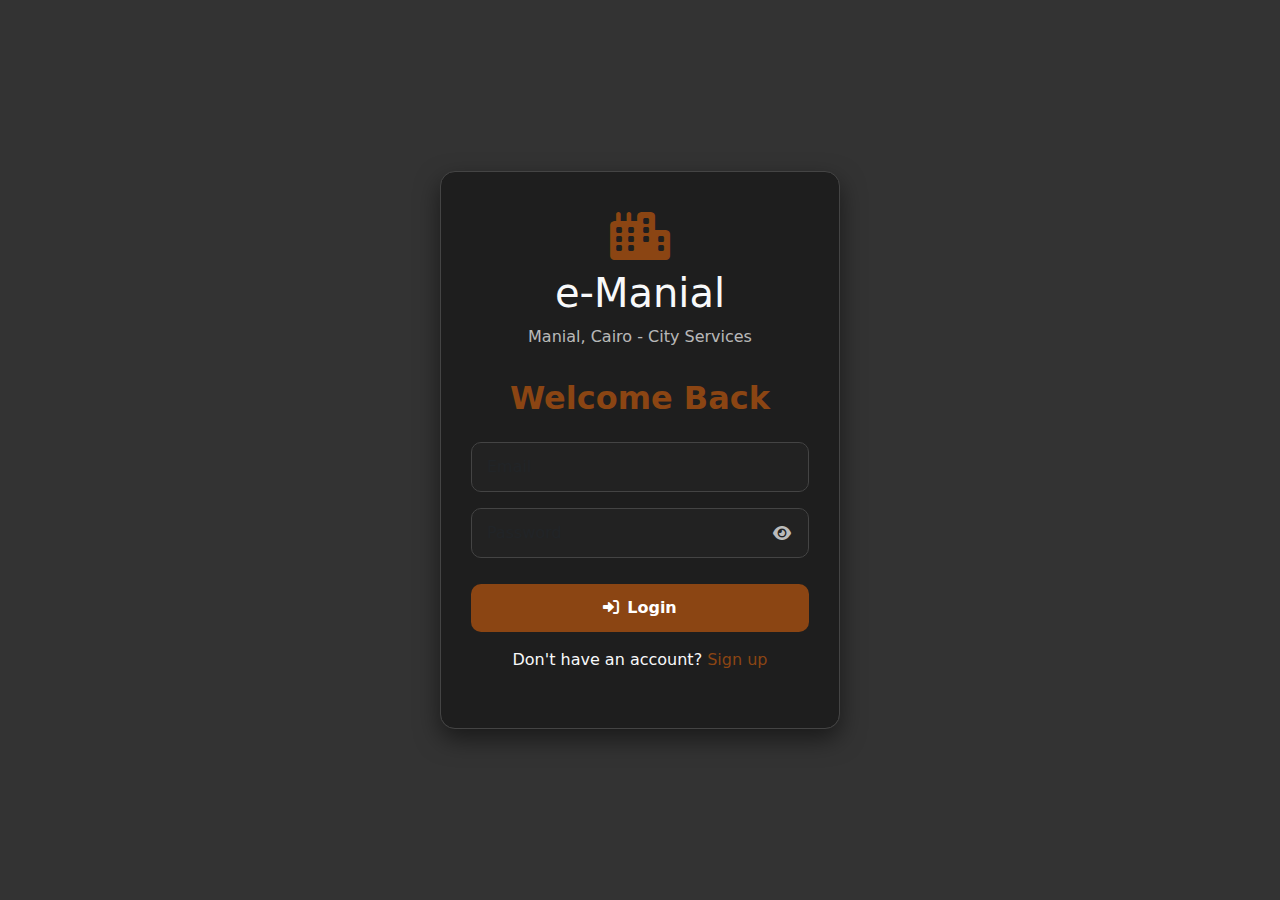
<file: login.html>
<!DOCTYPE html>
<html lang="en">

<head>
    <meta charset="UTF-8">
    <meta name="viewport" content="width=device-width, initial-scale=1.0">
    <title>e-Maniel - Login</title>
    <link href="https://cdn.jsdelivr.net/npm/bootstrap@5.3.0/dist/css/bootstrap.min.css" rel="stylesheet">
    <link rel="stylesheet" href="https://cdnjs.cloudflare.com/ajax/libs/font-awesome/6.0.0/css/all.min.css">
    <link rel="stylesheet" href="login.css">
</head>

<body>
    <div class="container-fluid d-flex justify-content-center align-items-center centered-wrapper">
        <div class="login-container">
            <div class="login-logo">
                <i class="fas fa-city fa-3x" style="color: var(--accent-color);"></i>
                <h1 class="mt-2">e-Manial</h1>
                <p class="text-muted">Manial, Cairo - City Services</p>
            </div>
            <h2 class="login-title">Welcome Back</h2>
            <div id="errorMessage" class="alert alert-danger error-message" role="alert"></div>
            <form id="loginForm" autocomplete="off">
                <div class="mb-3">
                    <input type="email" class="form-control" id="loginEmail" placeholder="Email" required
                        autocomplete="username">
                </div>
                <div class="mb-3 password-container">
                    <input type="password" class="form-control" id="loginPassword" placeholder="Password" required
                        autocomplete="current-password">
                    <i class="fas fa-eye password-toggle" id="loginPasswordToggle"></i>
                </div>
                <button type="submit" class="btn login-btn">
                    <i class="fas fa-sign-in-alt me-2"></i>Login
                </button>
            </form>
            <div class="login-links text-center mt-3">
                <p>Don't have an account? <a href="signup.html">Sign up</a></p>
            </div>
        </div>
    </div>
    <script src="login.js"> </script>
    <script src="https://cdn.jsdelivr.net/npm/bootstrap@5.3.0/dist/js/bootstrap.bundle.min.js"></script>
</body>

</html>
</file>
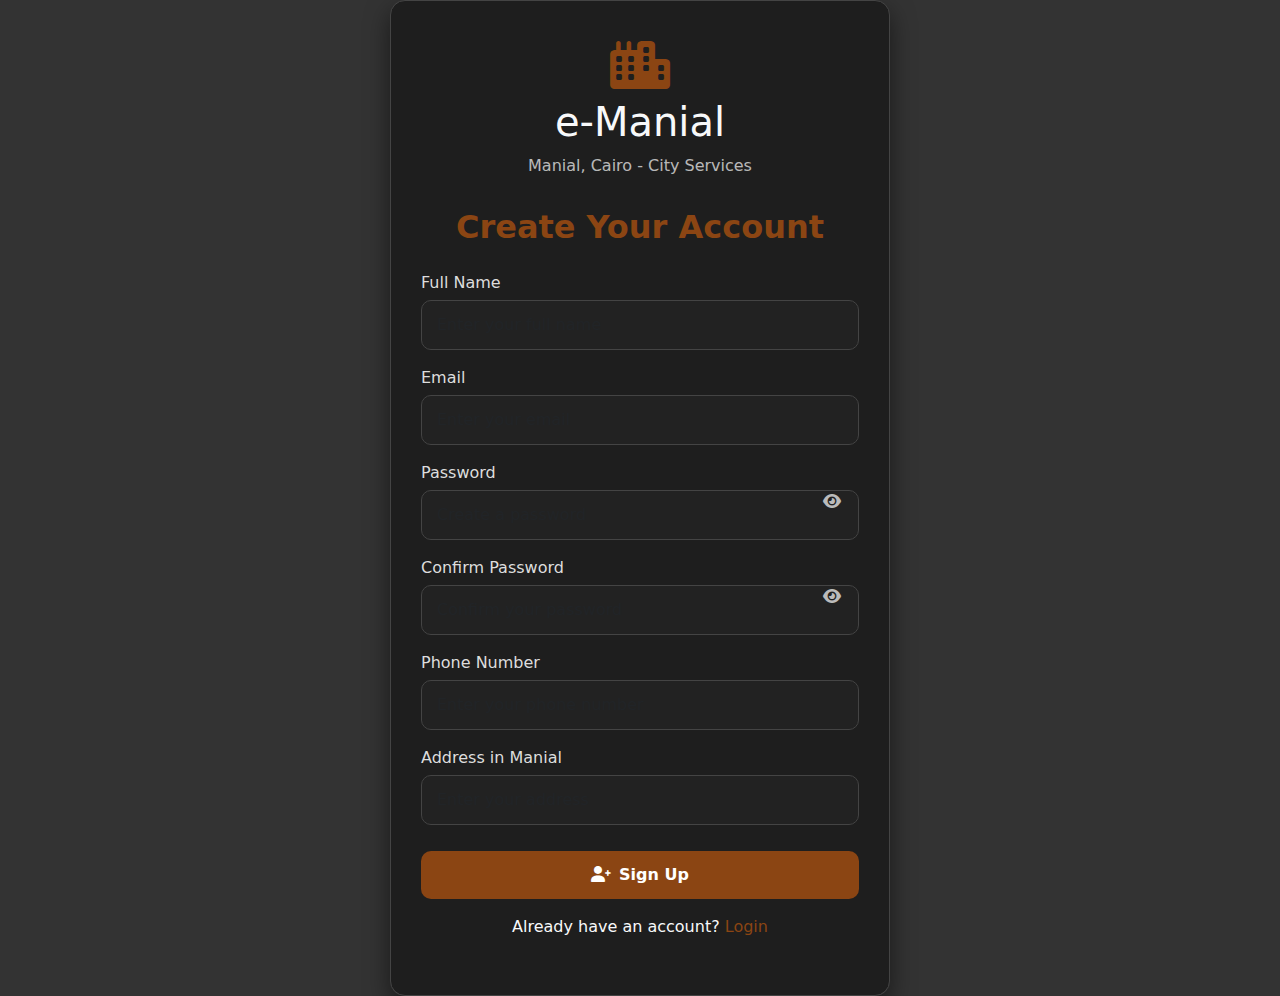
<file: signup.html>
<!DOCTYPE html>
<html lang="en">

<head>
    <meta charset="UTF-8">
    <meta name="viewport" content="width=device-width, initial-scale=1.0">
    <title>e-Maniel - Sign Up</title>
    <link href="https://cdn.jsdelivr.net/npm/bootstrap@5.3.0/dist/css/bootstrap.min.css" rel="stylesheet">
    <link rel="stylesheet" href="https://cdnjs.cloudflare.com/ajax/libs/font-awesome/6.0.0/css/all.min.css">
    <link rel="stylesheet" href="signup.css">
</head>

<body>
    <div class="container-fluid d-flex justify-content-center align-items-center centered-wrapper">
        <div class="signup-container">
            <div class="signup-logo">
                <i class="fas fa-city fa-3x" style="color: var(--accent-color);"></i>
                <h1 class="mt-2">e-Manial</h1>
                <p class="text-muted">Manial, Cairo - City Services</p>
            </div>
            <h2 class="signup-title">Create Your Account</h2>
            <div id="errorMessage" class="alert alert-danger error-message" role="alert"></div>
            <div id="successMessage" class="alert alert-success success-message" role="alert"></div>
            <form id="signupForm" autocomplete="off">
                <div class="mb-3">
                    <label for="fullName" class="form-label">Full Name</label>
                    <input type="text" class="form-control" id="fullName" placeholder="Enter your full name" required>
                </div>
                <div class="mb-3">
                    <label for="email" class="form-label">Email</label>
                    <input type="email" class="form-control" id="email" placeholder="Enter your email" required>
                </div>
                <div class="mb-3 password-container">
                    <label for="password" class="form-label">Password</label>
                    <input type="password" class="form-control" id="password" placeholder="Create a password" required>
                    <i class="fas fa-eye password-toggle" id="passwordToggle"></i>
                </div>
                <div class="mb-3 password-container">
                    <label for="confirmPassword" class="form-label">Confirm Password</label>
                    <input type="password" class="form-control" id="confirmPassword" placeholder="Confirm your password"
                        required>
                    <i class="fas fa-eye password-toggle" id="confirmPasswordToggle"></i>
                </div>
                <div class="mb-3">
                    <label for="phone" class="form-label">Phone Number</label>
                    <input type="tel" class="form-control" id="phone" placeholder="Enter your phone number">
                </div>
                <div class="mb-3">
                    <label for="address" class="form-label">Address in Manial</label>
                    <input type="text" class="form-control" id="address" placeholder="Enter your address">
                </div>
                <button type="submit" class="btn signup-btn">
                    <i class="fas fa-user-plus me-2"></i>Sign Up
                </button>
            </form>
            <div class="signup-links text-center mt-3">
                <p>Already have an account? <a href="login.html">Login</a></p>
            </div>
        </div>
    </div>
    <script src="signup.js"> </script>
    <script src="https://cdn.jsdelivr.net/npm/bootstrap@5.3.0/dist/js/bootstrap.bundle.min.js"></script>
</body>

</html>
</file>
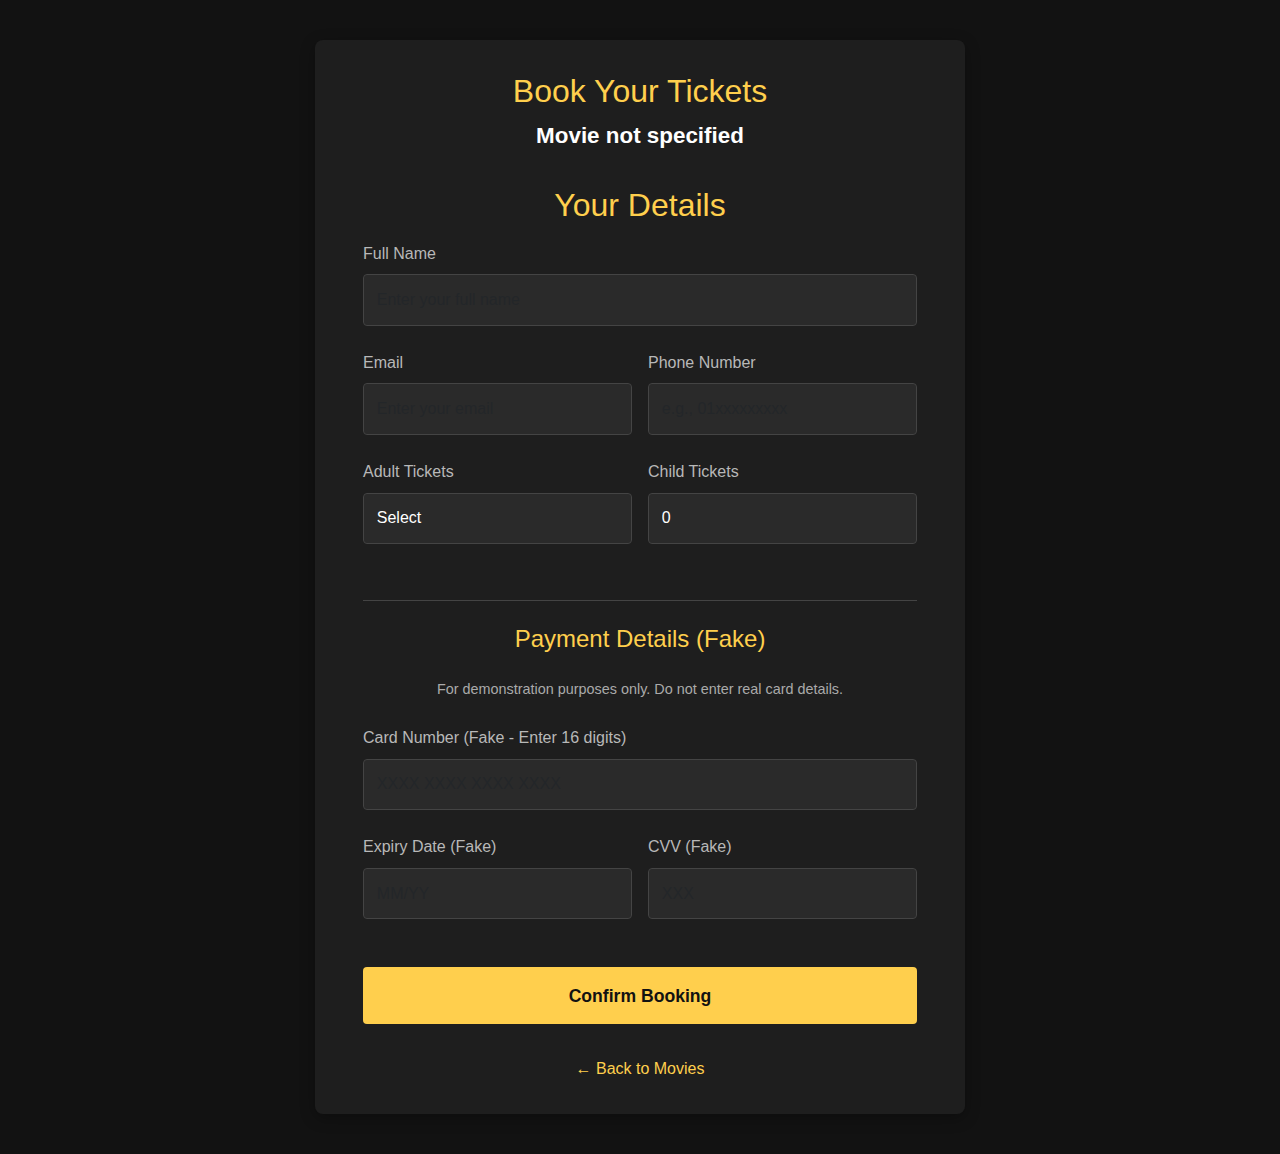
<file: Cinema/Booking.html>
<!DOCTYPE html>
<html lang="en">

<head>
    <meta charset="UTF-8" />
    <meta name="viewport" content="width=device-width, initial-scale=1" />
    <title>Book Tickets | e-Manial</title>
    <link href="https://cdn.jsdelivr.net/npm/bootstrap@5.3.0/dist/css/bootstrap.min.css" rel="stylesheet" />
    <link rel="stylesheet" href="https://cdnjs.cloudflare.com/ajax/libs/font-awesome/6.4.0/css/all.min.css" />
    <style>
        /* Your existing CSS here (unchanged) */
        body {
            font-family: 'Segoe UI', Tahoma, Geneva, Verdana, sans-serif;
            background-color: #121212;
            color: #f5f5f5;
            line-height: 1.6;
            padding: 20px;
        }

        .container {
            max-width: 650px;
            margin: 20px auto;
            background-color: #1e1e1e;
            padding: 2rem 3rem;
            border-radius: 8px;
            box-shadow: 0 4px 15px rgba(0, 0, 0, 0.3);
        }

        h1,
        h2 {
            color: #ffcf4d;
            text-align: center;
            margin-bottom: 1rem;
        }

        h1 {
            margin-bottom: 0.5rem;
            font-size: 2em;
        }

        .movie-title-display {
            font-size: 1.4em;
            font-weight: bold;
            text-align: center;
            margin-bottom: 2rem;
            color: white;
        }

        .booking-form .form-group {
            margin-bottom: 1.5rem;
        }

        .booking-form label {
            display: block;
            margin-bottom: 0.5rem;
            color: #b8b8b8;
            font-weight: 500;
        }

        .booking-form .form-control {
            width: 100%;
            padding: 0.8rem;
            background-color: #2a2a2a;
            border: 1px solid #444;
            border-radius: 4px;
            color: white;
            font-size: 1rem;
            box-sizing: border-box;
        }

        .booking-form .form-control:focus {
            border-color: #ffcf4d;
            outline: none;
            box-shadow: 0 0 0 2px rgba(255, 207, 77, 0.3);
        }

        .payment-section {
            border-top: 1px solid #444;
            margin-top: 2rem;
            padding-top: 1.5rem;
        }

        .payment-section h2 {
            font-size: 1.5em;
            margin-bottom: 1.5rem;
        }

        .form-row {
            display: flex;
            gap: 1rem;
        }

        .form-row .form-group {
            flex: 1;
        }

        input[type=number]::-webkit-inner-spin-button,
        input[type=number]::-webkit-outer-spin-button {
            -webkit-appearance: none;
            margin: 0;
        }

        .submit-booking {
            width: 100%;
            padding: 0.9rem;
            background-color: #ffcf4d;
            color: #121212;
            border: none;
            border-radius: 4px;
            cursor: pointer;
            font-weight: bold;
            font-size: 1.1rem;
            margin-top: 1.5rem;
            transition: all 0.3s ease;
        }

        .submit-booking:hover {
            background-color: #ffc123;
        }

        .message {
            display: none;
            padding: 1rem 1.5rem;
            margin-top: 1.5rem;
            border-radius: 5px;
            text-align: center;
            font-weight: 500;
        }

        .message.success {
            background-color: #28a745;
            color: white;
            border: 1px solid #1e7e34;
        }

        .message.error {
            background-color: #dc3545;
            color: white;
            border: 1px solid #b21f2d;
        }

        .back-link {
            display: block;
            text-align: center;
            margin-top: 2rem;
            color: #ffcf4d;
            text-decoration: none;
        }

        .back-link:hover {
            text-decoration: underline;
        }

        @media (max-width: 600px) {
            .container {
                padding: 1rem 0.5rem;
            }

            .form-row {
                flex-direction: column;
                gap: 0;
            }
        }
    </style>
</head>

<body>
    <div class="container">
        <h1>Book Your Tickets</h1>
        <div id="movieTitleDisplay" class="movie-title-display">Loading movie...</div>
        <form id="bookingForm" class="booking-form">
            <h2>Your Details</h2>
            <div class="form-group">
                <label for="customerName">Full Name</label>
                <input type="text" class="form-control" id="customerName" placeholder="Enter your full name" required />
            </div>
            <div class="form-row">
                <div class="form-group">
                    <label for="customerEmail">Email</label>
                    <input type="email" class="form-control" id="customerEmail" placeholder="Enter your email"
                        required />
                </div>
                <div class="form-group">
                    <label for="customerPhone">Phone Number</label>
                    <input type="tel" class="form-control" id="customerPhone" placeholder="e.g., 01xxxxxxxxx"
                        required />
                </div>
            </div>
            <div class="form-row">
                <div class="form-group">
                    <label for="ticketAdult">Adult Tickets</label>
                    <select class="form-control" id="ticketAdult" required>
                        <option value="">Select</option>
                        <option value="1">1</option>
                        <option value="2">2</option>
                        <option value="3">3</option>
                        <option value="4">4</option>
                    </select>
                </div>
                <div class="form-group">
                    <label for="ticketChild">Child Tickets</label>
                    <select class="form-control" id="ticketChild" required>
                        <option value="0">0</option>
                        <option value="1">1</option>
                        <option value="2">2</option>
                        <option value="3">3</option>
                        <option value="4">4</option>
                    </select>
                </div>
            </div>
            <div class="payment-section">
                <h2>Payment Details (Fake)</h2>
                <p style="font-size: 0.9em; color: #aaa; text-align: center; margin-bottom: 1.5rem;">
                    For demonstration purposes only. Do not enter real card details.
                </p>
                <div class="form-group">
                    <label for="visaNumber">Card Number (Fake - Enter 16 digits)</label>
                    <input type="text" inputmode="numeric" pattern="[0-9\s]{16,19}" maxlength="19" class="form-control"
                        id="visaNumber" placeholder="XXXX XXXX XXXX XXXX" required />
                </div>
                <div class="form-row">
                    <div class="form-group">
                        <label for="expiryDate">Expiry Date (Fake)</label>
                        <input type="text" class="form-control" id="expiryDate" placeholder="MM/YY" required />
                    </div>
                    <div class="form-group">
                        <label for="cvv">CVV (Fake)</label>
                        <input type="text" inputmode="numeric" pattern="[0-9]{3,4}" maxlength="4" class="form-control"
                            id="cvv" placeholder="XXX" required />
                    </div>
                </div>
            </div>
            <button type="submit" class="submit-booking" id="confirmBooking">Confirm Booking</button>
        </form>
        <div id="bookingMessage" class="message"></div>
        <a href="Cinema.html" class="back-link">← Back to Movies</a>
    </div>

    <script>
        // Get movie title from URL and display it
        function getQueryParam(param) {
            const urlParams = new URLSearchParams(window.location.search);
            return urlParams.get(param);
        }
        const movieTitle = getQueryParam("movie");
        const movieTitleDisplay = document.getElementById("movieTitleDisplay");
        if (movieTitle) {
            movieTitleDisplay.textContent = `Booking for: ${decodeURIComponent(
                movieTitle.replace(/\+/g, " ")
            )}`;
        } else {
            movieTitleDisplay.textContent = "Movie not specified";
        }

        const bookingForm = document.getElementById("bookingForm");
        const bookingMessage = document.getElementById("bookingMessage");
        const submitButton = document.getElementById("confirmBooking");

        bookingForm.addEventListener("submit", function (event) {
            event.preventDefault();
            submitButton.disabled = true;
            submitButton.textContent = "Processing...";

            let isValid = true;
            let errorMessage = "";

            // Get form values
            const name = document.getElementById("customerName").value.trim();
            const email = document.getElementById("customerEmail").value.trim();
            const phone = document.getElementById("customerPhone").value.trim();
            const adultTickets = document.getElementById("ticketAdult").value;
            const childTickets = document.getElementById("ticketChild").value;
            const visaNumber = document.getElementById("visaNumber").value.replace(/\s/g, "");
            const expiry = document.getElementById("expiryDate").value.trim();
            const cvv = document.getElementById("cvv").value.trim();

            // Validation
            if (
                !name ||
                !email ||
                !phone ||
                !adultTickets ||
                childTickets === "" ||
                !visaNumber ||
                !expiry ||
                !cvv
            ) {
                isValid = false;
                errorMessage = "Please fill in all required fields.";
            } else if (parseInt(adultTickets) <= 0 && parseInt(childTickets) <= 0) {
                isValid = false;
                errorMessage = "Please select at least one ticket.";
            } else if (!/^\d{16}$/.test(visaNumber)) {
                isValid = false;
                errorMessage = "Invalid Card Number format (must be 16 digits).";
            } else if (!/^(0[1-9]|1[0-2])\/\d{2}$/.test(expiry)) {
                isValid = false;
                errorMessage = "Invalid Expiry Date format (use MM/YY).";
            } else if (!/^\d{3,4}$/.test(cvv)) {
                isValid = false;
                errorMessage = "Invalid CVV format (must be 3 or 4 digits).";
            }

            setTimeout(() => {
                if (isValid) {
                    // Save booking to localStorage as JSON
                    const booking = {
                        movie: movieTitle ? decodeURIComponent(movieTitle.replace(/\+/g, " ")) : "Unknown",
                        name,
                        email,
                        phone,
                        adultTickets: parseInt(adultTickets),
                        childTickets: parseInt(childTickets),
                        time: new Date().toISOString(),
                    };
                    let bookings = JSON.parse(localStorage.getItem("e-manial-cinema-bookings")) || [];
                    bookings.push(booking);
                    localStorage.setItem("e-manial-cinema-bookings", JSON.stringify(bookings));

                    bookingMessage.textContent = `Booking Confirmed for ${booking.movie}! Name: ${name}. Tickets: ${adultTickets} Adult, ${childTickets} Child. (This is a simulation - no actual booking made).`;
                    bookingMessage.className = "message success";
                    bookingForm.style.display = "none";
                } else {
                    bookingMessage.textContent = `Booking Failed: ${errorMessage}`;
                    bookingMessage.className = "message error";
                }
                bookingMessage.style.display = "block";
                submitButton.disabled = false;
                submitButton.textContent = "Confirm Booking";
            }, 1200);
        });
    </script>
</body>

</html>
</file>
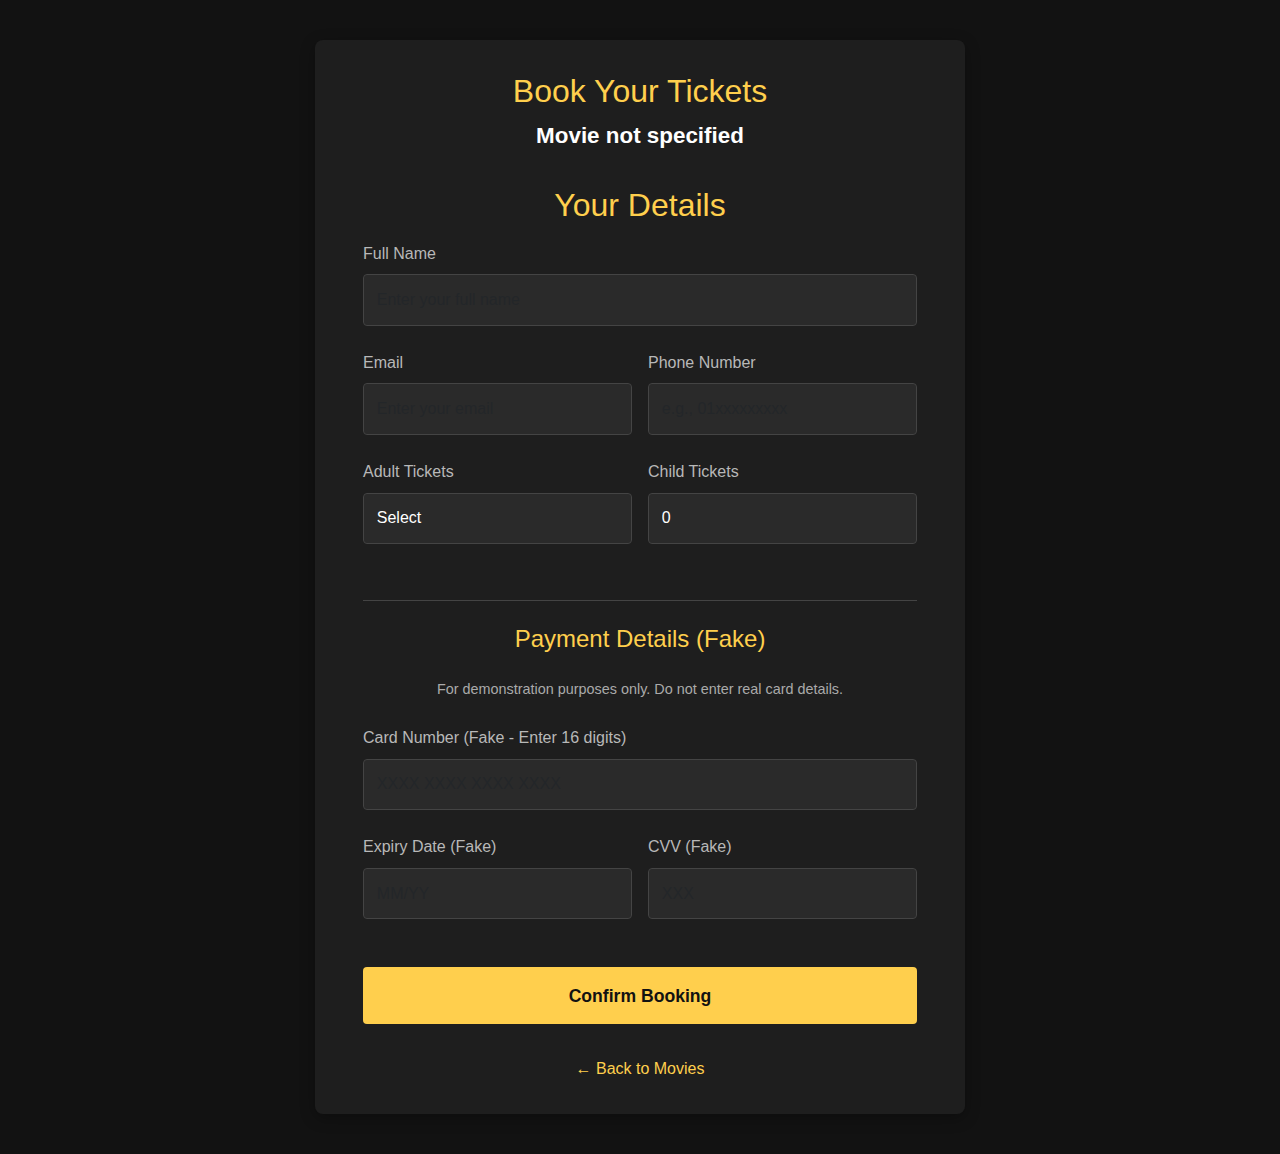
<file: Cinema/booking.html>
<!DOCTYPE html>
<html lang="en">

<head>
    <meta charset="UTF-8" />
    <meta name="viewport" content="width=device-width, initial-scale=1" />
    <title>Book Tickets | e-Manial</title>
    <link href="https://cdn.jsdelivr.net/npm/bootstrap@5.3.0/dist/css/bootstrap.min.css" rel="stylesheet" />
    <link rel="stylesheet" href="https://cdnjs.cloudflare.com/ajax/libs/font-awesome/6.4.0/css/all.min.css" />
    <style>
        /* Your existing CSS here (unchanged) */
        body {
            font-family: 'Segoe UI', Tahoma, Geneva, Verdana, sans-serif;
            background-color: #121212;
            color: #f5f5f5;
            line-height: 1.6;
            padding: 20px;
        }

        .container {
            max-width: 650px;
            margin: 20px auto;
            background-color: #1e1e1e;
            padding: 2rem 3rem;
            border-radius: 8px;
            box-shadow: 0 4px 15px rgba(0, 0, 0, 0.3);
        }

        h1,
        h2 {
            color: #ffcf4d;
            text-align: center;
            margin-bottom: 1rem;
        }

        h1 {
            margin-bottom: 0.5rem;
            font-size: 2em;
        }

        .movie-title-display {
            font-size: 1.4em;
            font-weight: bold;
            text-align: center;
            margin-bottom: 2rem;
            color: white;
        }

        .booking-form .form-group {
            margin-bottom: 1.5rem;
        }

        .booking-form label {
            display: block;
            margin-bottom: 0.5rem;
            color: #b8b8b8;
            font-weight: 500;
        }

        .booking-form .form-control {
            width: 100%;
            padding: 0.8rem;
            background-color: #2a2a2a;
            border: 1px solid #444;
            border-radius: 4px;
            color: white;
            font-size: 1rem;
            box-sizing: border-box;
        }

        .booking-form .form-control:focus {
            border-color: #ffcf4d;
            outline: none;
            box-shadow: 0 0 0 2px rgba(255, 207, 77, 0.3);
        }

        .payment-section {
            border-top: 1px solid #444;
            margin-top: 2rem;
            padding-top: 1.5rem;
        }

        .payment-section h2 {
            font-size: 1.5em;
            margin-bottom: 1.5rem;
        }

        .form-row {
            display: flex;
            gap: 1rem;
        }

        .form-row .form-group {
            flex: 1;
        }

        input[type=number]::-webkit-inner-spin-button,
        input[type=number]::-webkit-outer-spin-button {
            -webkit-appearance: none;
            margin: 0;
        }

        .submit-booking {
            width: 100%;
            padding: 0.9rem;
            background-color: #ffcf4d;
            color: #121212;
            border: none;
            border-radius: 4px;
            cursor: pointer;
            font-weight: bold;
            font-size: 1.1rem;
            margin-top: 1.5rem;
            transition: all 0.3s ease;
        }

        .submit-booking:hover {
            background-color: #ffc123;
        }

        .message {
            display: none;
            padding: 1rem 1.5rem;
            margin-top: 1.5rem;
            border-radius: 5px;
            text-align: center;
            font-weight: 500;
        }

        .message.success {
            background-color: #28a745;
            color: white;
            border: 1px solid #1e7e34;
        }

        .message.error {
            background-color: #dc3545;
            color: white;
            border: 1px solid #b21f2d;
        }

        .back-link {
            display: block;
            text-align: center;
            margin-top: 2rem;
            color: #ffcf4d;
            text-decoration: none;
        }

        .back-link:hover {
            text-decoration: underline;
        }

        @media (max-width: 600px) {
            .container {
                padding: 1rem 0.5rem;
            }

            .form-row {
                flex-direction: column;
                gap: 0;
            }
        }
    </style>
</head>

<body>
    <div class="container">
        <h1>Book Your Tickets</h1>
        <div id="movieTitleDisplay" class="movie-title-display">Loading movie...</div>
        <form id="bookingForm" class="booking-form">
            <h2>Your Details</h2>
            <div class="form-group">
                <label for="customerName">Full Name</label>
                <input type="text" class="form-control" id="customerName" placeholder="Enter your full name" required />
            </div>
            <div class="form-row">
                <div class="form-group">
                    <label for="customerEmail">Email</label>
                    <input type="email" class="form-control" id="customerEmail" placeholder="Enter your email"
                        required />
                </div>
                <div class="form-group">
                    <label for="customerPhone">Phone Number</label>
                    <input type="tel" class="form-control" id="customerPhone" placeholder="e.g., 01xxxxxxxxx"
                        required />
                </div>
            </div>
            <div class="form-row">
                <div class="form-group">
                    <label for="ticketAdult">Adult Tickets</label>
                    <select class="form-control" id="ticketAdult" required>
                        <option value="">Select</option>
                        <option value="1">1</option>
                        <option value="2">2</option>
                        <option value="3">3</option>
                        <option value="4">4</option>
                    </select>
                </div>
                <div class="form-group">
                    <label for="ticketChild">Child Tickets</label>
                    <select class="form-control" id="ticketChild" required>
                        <option value="0">0</option>
                        <option value="1">1</option>
                        <option value="2">2</option>
                        <option value="3">3</option>
                        <option value="4">4</option>
                    </select>
                </div>
            </div>
            <div class="payment-section">
                <h2>Payment Details (Fake)</h2>
                <p style="font-size: 0.9em; color: #aaa; text-align: center; margin-bottom: 1.5rem;">
                    For demonstration purposes only. Do not enter real card details.
                </p>
                <div class="form-group">
                    <label for="visaNumber">Card Number (Fake - Enter 16 digits)</label>
                    <input type="text" inputmode="numeric" pattern="[0-9\s]{16,19}" maxlength="19" class="form-control"
                        id="visaNumber" placeholder="XXXX XXXX XXXX XXXX" required />
                </div>
                <div class="form-row">
                    <div class="form-group">
                        <label for="expiryDate">Expiry Date (Fake)</label>
                        <input type="text" class="form-control" id="expiryDate" placeholder="MM/YY" required />
                    </div>
                    <div class="form-group">
                        <label for="cvv">CVV (Fake)</label>
                        <input type="text" inputmode="numeric" pattern="[0-9]{3,4}" maxlength="4" class="form-control"
                            id="cvv" placeholder="XXX" required />
                    </div>
                </div>
            </div>
            <button type="submit" class="submit-booking" id="confirmBooking">Confirm Booking</button>
        </form>
        <div id="bookingMessage" class="message"></div>
        <a href="Cinema.html" class="back-link">← Back to Movies</a>
    </div>

    <script>
        // Get movie title from URL and display it
        function getQueryParam(param) {
            const urlParams = new URLSearchParams(window.location.search);
            return urlParams.get(param);
        }
        const movieTitle = getQueryParam("movie");
        const movieTitleDisplay = document.getElementById("movieTitleDisplay");
        if (movieTitle) {
            movieTitleDisplay.textContent = `Booking for: ${decodeURIComponent(
                movieTitle.replace(/\+/g, " ")
            )}`;
        } else {
            movieTitleDisplay.textContent = "Movie not specified";
        }

        const bookingForm = document.getElementById("bookingForm");
        const bookingMessage = document.getElementById("bookingMessage");
        const submitButton = document.getElementById("confirmBooking");

        bookingForm.addEventListener("submit", function (event) {
            event.preventDefault();
            submitButton.disabled = true;
            submitButton.textContent = "Processing...";

            let isValid = true;
            let errorMessage = "";

            // Get form values
            const name = document.getElementById("customerName").value.trim();
            const email = document.getElementById("customerEmail").value.trim();
            const phone = document.getElementById("customerPhone").value.trim();
            const adultTickets = document.getElementById("ticketAdult").value;
            const childTickets = document.getElementById("ticketChild").value;
            const visaNumber = document.getElementById("visaNumber").value.replace(/\s/g, "");
            const expiry = document.getElementById("expiryDate").value.trim();
            const cvv = document.getElementById("cvv").value.trim();

            // Validation
            if (
                !name ||
                !email ||
                !phone ||
                !adultTickets ||
                childTickets === "" ||
                !visaNumber ||
                !expiry ||
                !cvv
            ) {
                isValid = false;
                errorMessage = "Please fill in all required fields.";
            } else if (parseInt(adultTickets) <= 0 && parseInt(childTickets) <= 0) {
                isValid = false;
                errorMessage = "Please select at least one ticket.";
            } else if (!/^\d{16}$/.test(visaNumber)) {
                isValid = false;
                errorMessage = "Invalid Card Number format (must be 16 digits).";
            } else if (!/^(0[1-9]|1[0-2])\/\d{2}$/.test(expiry)) {
                isValid = false;
                errorMessage = "Invalid Expiry Date format (use MM/YY).";
            } else if (!/^\d{3,4}$/.test(cvv)) {
                isValid = false;
                errorMessage = "Invalid CVV format (must be 3 or 4 digits).";
            }

            setTimeout(() => {
                if (isValid) {
                    // Save booking to localStorage as JSON
                    const booking = {
                        movie: movieTitle ? decodeURIComponent(movieTitle.replace(/\+/g, " ")) : "Unknown",
                        name,
                        email,
                        phone,
                        adultTickets: parseInt(adultTickets),
                        childTickets: parseInt(childTickets),
                        time: new Date().toISOString(),
                    };
                    let bookings = JSON.parse(localStorage.getItem("e-manial-cinema-bookings")) || [];
                    bookings.push(booking);
                    localStorage.setItem("e-manial-cinema-bookings", JSON.stringify(bookings));

                    bookingMessage.textContent = `Booking Confirmed for ${booking.movie}! Name: ${name}. Tickets: ${adultTickets} Adult, ${childTickets} Child. (This is a simulation - no actual booking made).`;
                    bookingMessage.className = "message success";
                    bookingForm.style.display = "none";
                } else {
                    bookingMessage.textContent = `Booking Failed: ${errorMessage}`;
                    bookingMessage.className = "message error";
                }
                bookingMessage.style.display = "block";
                submitButton.disabled = false;
                submitButton.textContent = "Confirm Booking";
            }, 1200);
        });
    </script>
</body>

</html>
</file>
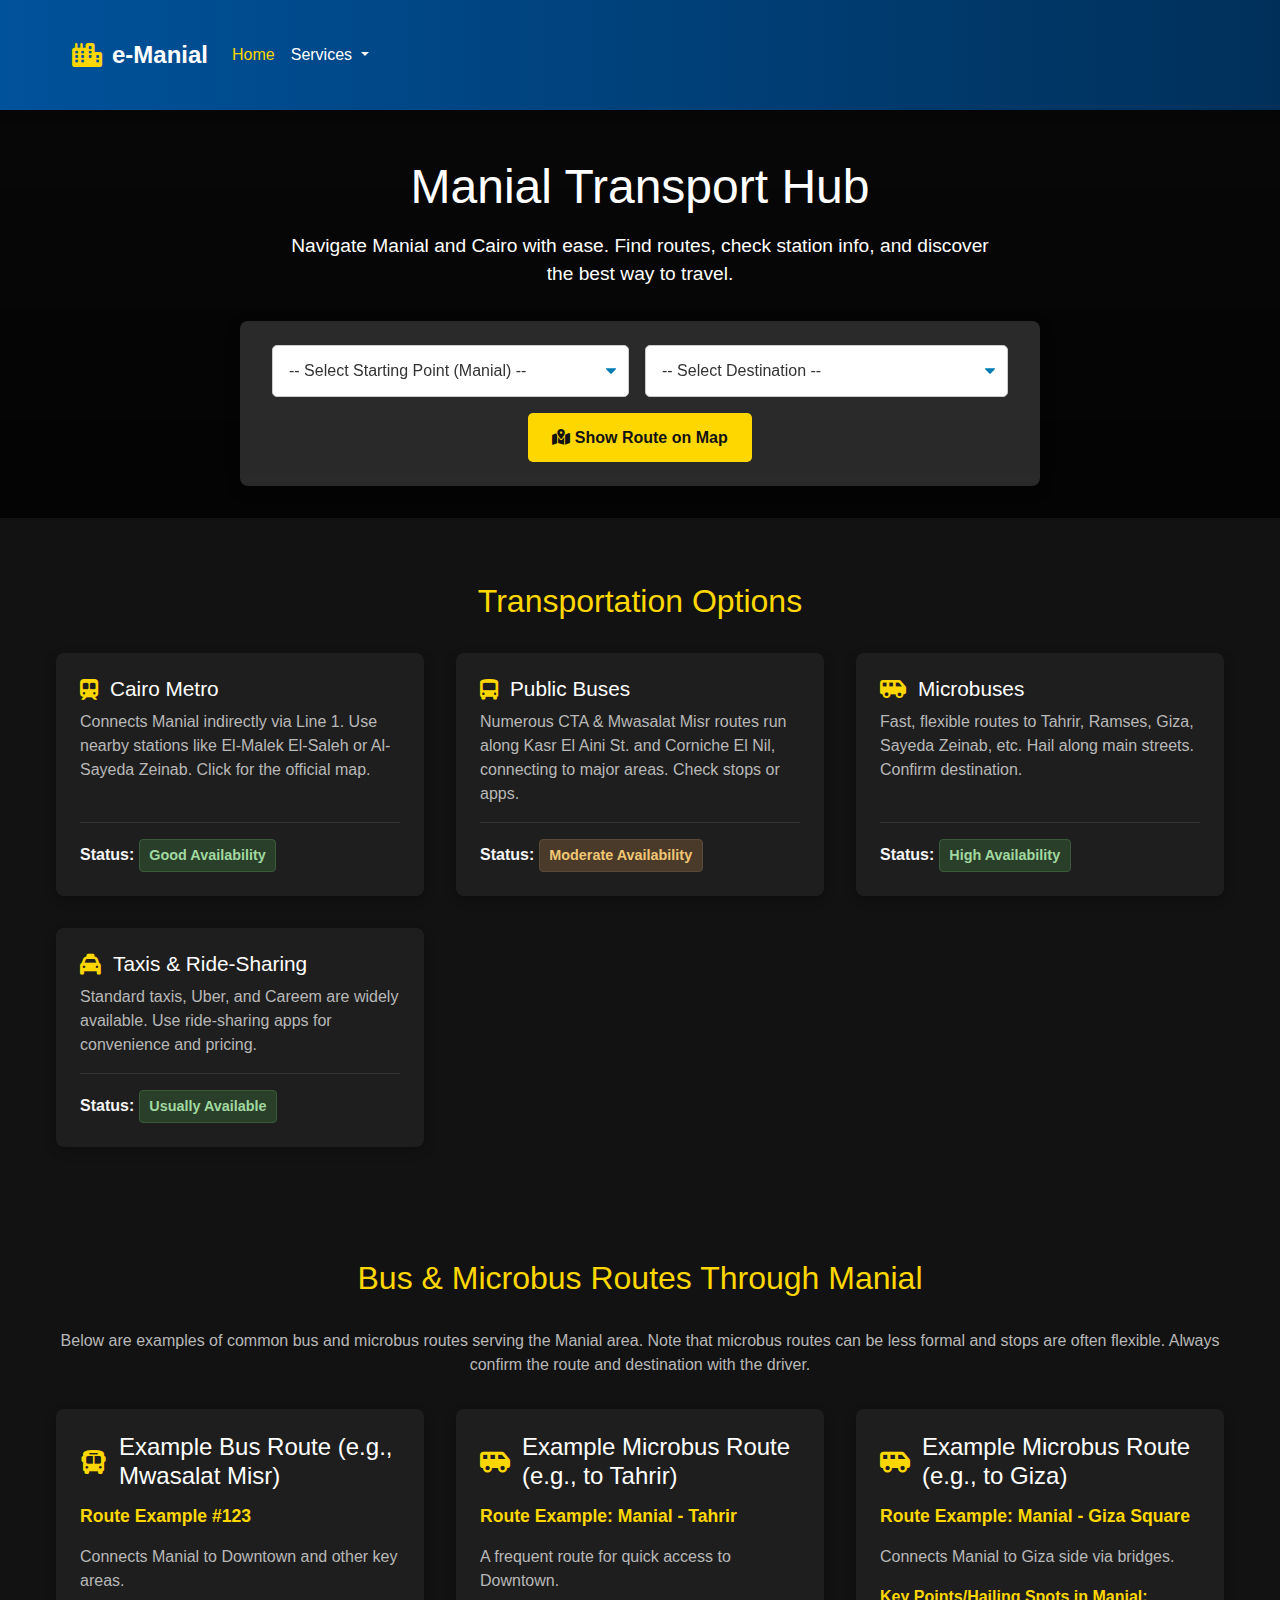
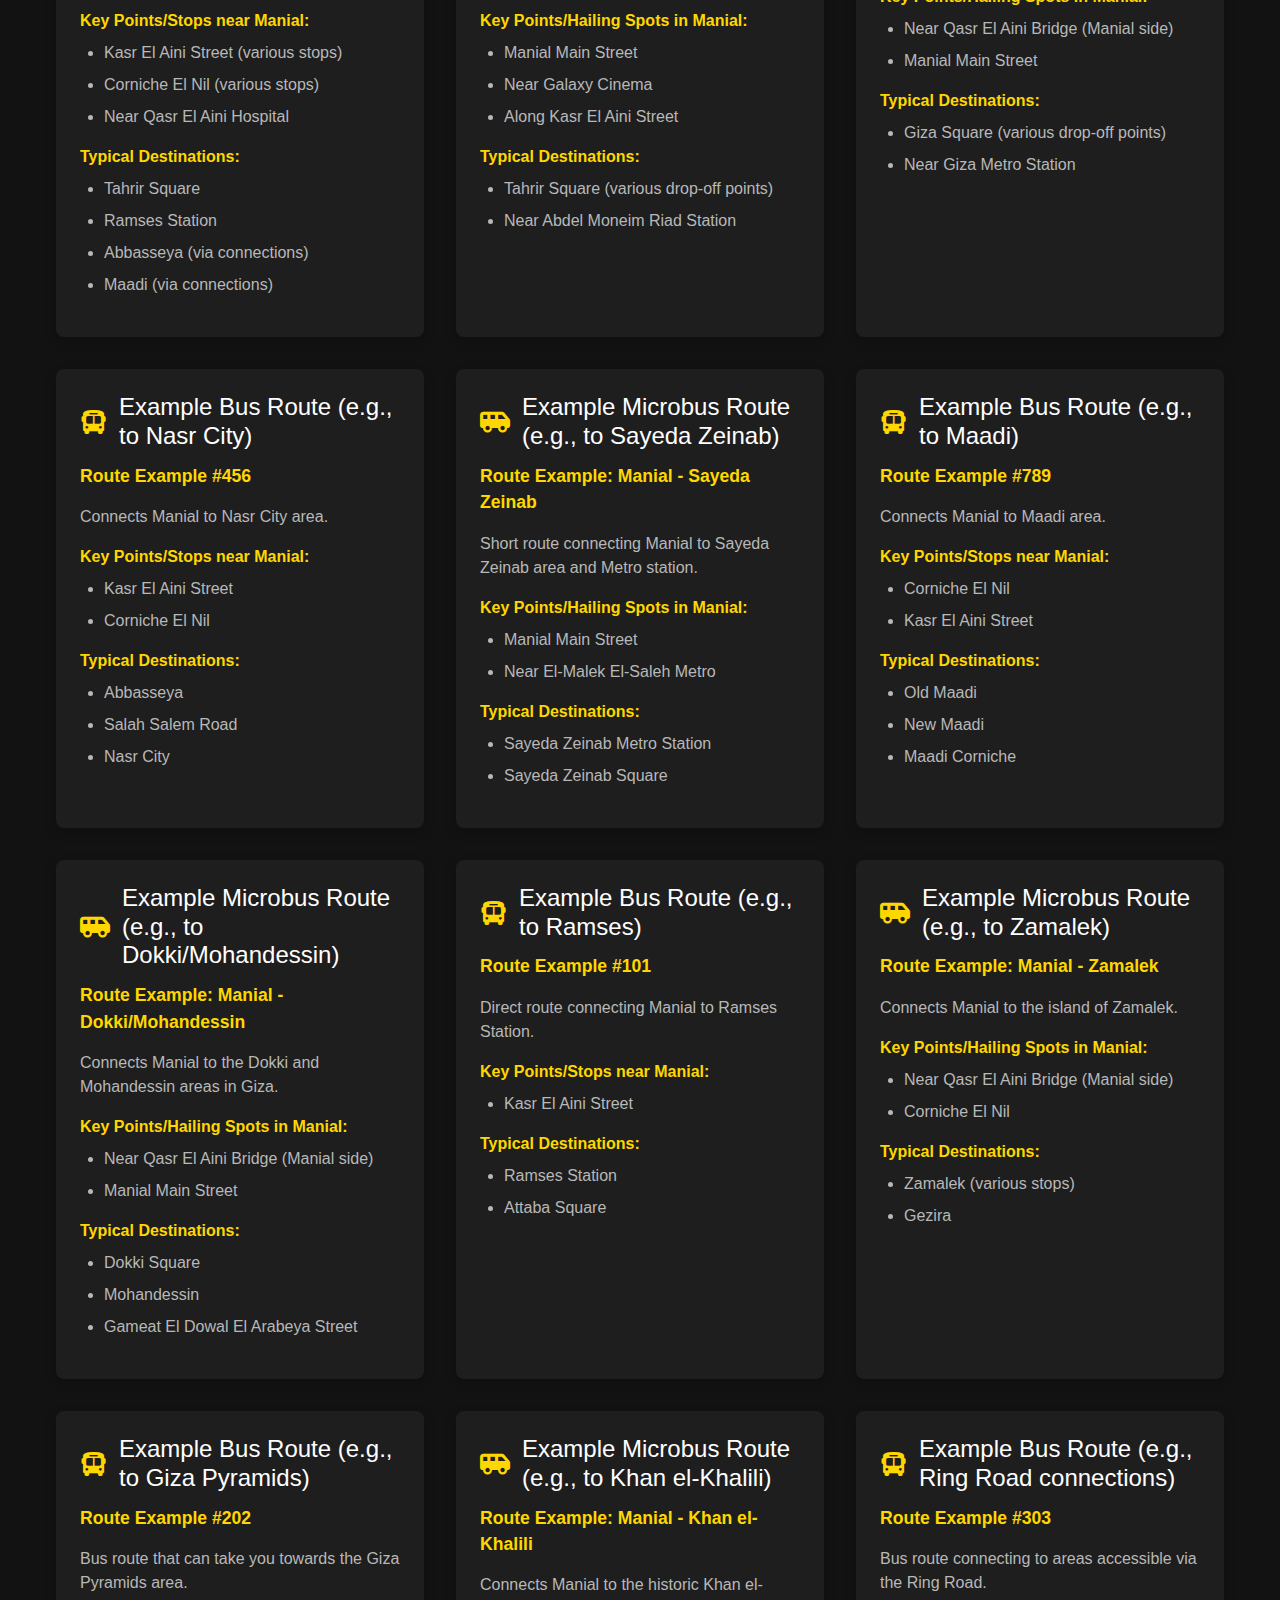
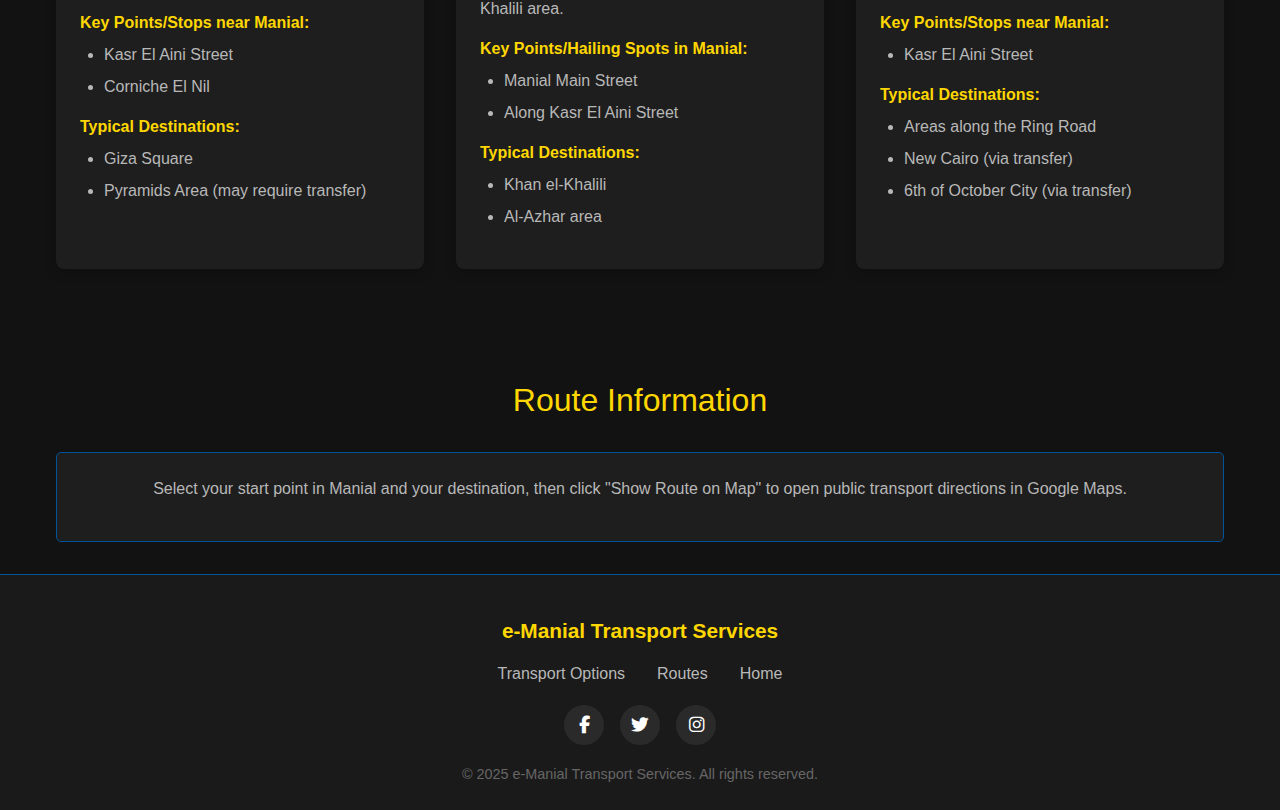
<file: Transport/Transport.html>
<!DOCTYPE html>
<html lang="en">

<head>
  <meta charset="UTF-8" />
  <meta name="viewport" content="width=device-width, initial-scale=1" />
  <title>Manial Transport Hub | e-Manial</title>
  <link href="https://cdn.jsdelivr.net/npm/bootstrap@5.3.0/dist/css/bootstrap.min.css" rel="stylesheet" />
  <link rel="stylesheet" href="https://cdnjs.cloudflare.com/ajax/libs/font-awesome/6.4.0/css/all.min.css" />
  <link rel="stylesheet" href="Transport.css">
</head>

<body>
  <nav class="navbar navbar-expand-lg navbar-dark ">
    <div class="container">
      <a class="navbar-brand" href="../index.html">
        <i class="fas fa-city"></i> e-Manial
      </a>
      <button class="navbar-toggler" type="button" data-bs-toggle="collapse" data-bs-target="#navbarNav"
        aria-controls="navbarNav" aria-expanded="false" aria-label="Toggle navigation">
        <span class="navbar-toggler-icon"></span>
      </button>
      <div class="collapse navbar-collapse" id="navbarNav">
        <ul class="navbar-nav me-auto mb-2 mb-lg-0">
          <li class="nav-item"><a class="nav-link active" href="#">Home</a></li>
          <li class="nav-item dropdown">
            <a class="nav-link dropdown-toggle" href="#" id="servicesDropdown" role="button" data-bs-toggle="dropdown"
              aria-expanded="false">
              Services
            </a>
            <ul class="dropdown-menu" aria-labelledby="servicesDropdown">
              <li><a class="dropdown-item" href="../Restaurants/Restaurants.html" target="_blank"><i
                    class="fas fa-utensils"></i> Restaurants</a></li>
              <li><a class="dropdown-item" href="../Health/Health.html" target="_blank"><i
                     class="fas fa-hospital"></i>
                  Health</a></li>
              <li><a class="dropdown-item" href="../Entertainment/Entertainment.html" target="_blank"><i
                    class="fas fa-masks-theater"></i> Entertainment</a></li>
              <li><a class="dropdown-item" href="../Cinema/Cinema.html" target="_blank"><i
                    class="fas fa-film"></i> Cinema</a></li>
              <li><a class="dropdown-item" href="../Bills/Bills.html" target="_blank"><i
                    class="fas fa-file-invoice-dollar"></i> Bills</a></li>
            </ul>
          </li>
        </ul>
      </div>
    </div>
  </nav>

  <main>
    <section class="hero" id="hero">
      <h1>Manial Transport Hub</h1>
      <p>Navigate Manial and Cairo with ease. Find routes, check station info, and discover the best way to travel.</p>

      <form class="route-search-form" id="route-search">
        <select id="from-select" required>
          <option value="" disabled selected>-- Select Starting Point (Manial) --</option>
          <option value="Manial Corniche, Cairo">Manial Corniche</option>
          <option value="Manial Main Street, Cairo">Manial Main Street</option>
          <option value="Near Qasr El Aini Bridge (Manial Side), Cairo">Near Qasr El Aini Bridge (Manial)</option>
          <option value="Near Galaxy Cinema Manial, Cairo">Near Galaxy Cinema Manial</option>
          <option value="Near El-Malek El-Saleh Metro, Cairo">Near El-Malek El-Saleh Metro</option>
        </select>

        <select id="to-select" required>
          <option value="" disabled selected>-- Select Destination --</option>
          <option value="Tahrir Square, Cairo">Tahrir Square (Downtown)</option>
          <option value="Ramses Station, Cairo">Ramses Station (Train/Metro Hub)</option>
          <option value="Zamalek, Cairo">Zamalek</option>
          <option value="Maadi, Cairo">Maadi</option>
          <option value="Nasr City, Cairo">Nasr City</option>
          <option value="Heliopolis, Cairo">Heliopolis</option>
          <option value="Cairo International Airport">Cairo International Airport</option>
          <option value="Giza Pyramids">Giza Pyramids</option>
          <option value="Khan el-Khalili, Cairo">Khan el-Khalili</option>
          <option value="Dokki, Giza">Dokki</option>
          <option value="Mohandessin, Giza">Mohandessin</option>
          <option value="New Cairo">New Cairo</option>
          <option value="6th of October City">6th of October City</option>
        </select>

        <button type="submit" id="find-route-btn"><i class="fas fa-map-marked-alt"></i> Show Route on Map</button>
      </form>
    </section>

    <section id="transport-options" class="container">
      <h2 class="section-title">Transportation Options</h2>
      <div class="transport-grid">
        <a href="https://www.cairometro.gov.eg/en/Maps" target="_blank" rel="noopener noreferrer" class="transport-card-link">
          <div class="transport-card">
            <h3><i class="fas fa-subway"></i> Cairo Metro</h3>
            <p>Connects Manial indirectly via Line 1. Use nearby stations like El-Malek El-Saleh or Al-Sayeda Zeinab. Click for the official map.</p>
            <div class="availability-status">
              Status: <span class="status status-high" id="metro-status">Good Availability</span>
            </div>
          </div>
        </a>
        
        <a href="#routes-in-manial" class="transport-card-link">
          <div class="transport-card">
            <h3><i class="fas fa-bus-alt"></i> Public Buses</h3>
            <p>Numerous CTA & Mwasalat Misr routes run along Kasr El Aini St. and Corniche El Nil, connecting to major areas. Check stops or apps.</p>
            <div class="availability-status">
              Status: <span class="status status-medium" id="bus-status">Moderate Availability</span>
            </div>
          </div>
        </a>
        
        <a href="#routes-in-manial" class="transport-card-link">
          <div class="transport-card">
            <h3><i class="fas fa-shuttle-van"></i> Microbuses</h3>
            <p>Fast, flexible routes to Tahrir, Ramses, Giza, Sayeda Zeinab, etc. Hail along main streets. Confirm destination.</p>
            <div class="availability-status">
              Status: <span class="status status-high" id="microbus-status">High Availability</span>
            </div>
          </div>
        </a>
        
        <div class="transport-card">
          <h3><i class="fas fa-taxi"></i> Taxis & Ride-Sharing</h3>
          <p>Standard taxis, Uber, and Careem are widely available. Use ride-sharing apps for convenience and pricing.</p>
          <div class="availability-status">
            Status: <span class="status status-high" id="taxi-status">Usually Available</span>
          </div>
        </div>
      </div>
    </section>

    <section id="routes-in-manial" class="routes-section container">
      <h2 class="section-title">Bus & Microbus Routes Through Manial</h2>
      <p style="text-align: center; margin-bottom: 2rem; color: #b8b8b8;">
        Below are examples of common bus and microbus routes serving the Manial area.
        Note that microbus routes can be less formal and stops are often flexible.
        Always confirm the route and destination with the driver.
      </p>

      <div class="route-list">
        <div class="route-card">
          <h3><i class="fas fa-bus"></i> Example Bus Route (e.g., Mwasalat Misr)</h3>
          <span class="route-number">Route Example #123</span>
          <p>Connects Manial to Downtown and other key areas.</p>
          <strong>Key Points/Stops near Manial:</strong>
          <ul>
            <li>Kasr El Aini Street (various stops)</li>
            <li>Corniche El Nil (various stops)</li>
            <li>Near Qasr El Aini Hospital</li>
          </ul>
          <strong>Typical Destinations:</strong>
          <ul>
            <li>Tahrir Square</li>
            <li>Ramses Station</li>
            <li>Abbasseya (via connections)</li>
            <li>Maadi (via connections)</li>
          </ul>
        </div>

        <div class="route-card">
          <h3><i class="fas fa-shuttle-van"></i> Example Microbus Route (e.g., to Tahrir)</h3>
          <span class="route-number">Route Example: Manial - Tahrir</span>
          <p>A frequent route for quick access to Downtown.</p>
          <strong>Key Points/Hailing Spots in Manial:</strong>
          <ul>
            <li>Manial Main Street</li>
            <li>Near Galaxy Cinema</li>
            <li>Along Kasr El Aini Street</li>
          </ul>
          <strong>Typical Destinations:</strong>
          <ul>
            <li>Tahrir Square (various drop-off points)</li>
            <li>Near Abdel Moneim Riad Station</li>
          </ul>
        </div>

        <div class="route-card">
          <h3><i class="fas fa-shuttle-van"></i> Example Microbus Route (e.g., to Giza)</h3>
          <span class="route-number">Route Example: Manial - Giza Square</span>
          <p>Connects Manial to Giza side via bridges.</p>
          <strong>Key Points/Hailing Spots in Manial:</strong>
          <ul>
            <li>Near Qasr El Aini Bridge (Manial side)</li>
            <li>Manial Main Street</li>
          </ul>
          <strong>Typical Destinations:</strong>
          <ul>
            <li>Giza Square (various drop-off points)</li>
            <li>Near Giza Metro Station</li>
          </ul>
        </div>

        <div class="route-card">
          <h3><i class="fas fa-bus"></i> Example Bus Route (e.g., to Nasr City)</h3>
          <span class="route-number">Route Example #456</span>
          <p>Connects Manial to Nasr City area.</p>
          <strong>Key Points/Stops near Manial:</strong>
          <ul>
            <li>Kasr El Aini Street</li>
            <li>Corniche El Nil</li>
          </ul>
          <strong>Typical Destinations:</strong>
          <ul>
            <li>Abbasseya</li>
            <li>Salah Salem Road</li>
            <li>Nasr City</li>
          </ul>
        </div>

        <div class="route-card">
          <h3><i class="fas fa-shuttle-van"></i> Example Microbus Route (e.g., to Sayeda Zeinab)</h3>
          <span class="route-number">Route Example: Manial - Sayeda Zeinab</span>
          <p>Short route connecting Manial to Sayeda Zeinab area and Metro station.</p>
          <strong>Key Points/Hailing Spots in Manial:</strong>
          <ul>
            <li>Manial Main Street</li>
            <li>Near El-Malek El-Saleh Metro</li>
          </ul>
          <strong>Typical Destinations:</strong>
          <ul>
            <li>Sayeda Zeinab Metro Station</li>
            <li>Sayeda Zeinab Square</li>
          </ul>
        </div>

        <div class="route-card">
          <h3><i class="fas fa-bus"></i> Example Bus Route (e.g., to Maadi)</h3>
          <span class="route-number">Route Example #789</span>
          <p>Connects Manial to Maadi area.</p>
          <strong>Key Points/Stops near Manial:</strong>
          <ul>
            <li>Corniche El Nil</li>
            <li>Kasr El Aini Street</li>
          </ul>
          <strong>Typical Destinations:</strong>
          <ul>
            <li>Old Maadi</li>
            <li>New Maadi</li>
            <li>Maadi Corniche</li>
          </ul>
        </div>

        <div class="route-card">
          <h3><i class="fas fa-shuttle-van"></i> Example Microbus Route (e.g., to Dokki/Mohandessin)</h3>
          <span class="route-number">Route Example: Manial - Dokki/Mohandessin</span>
          <p>Connects Manial to the Dokki and Mohandessin areas in Giza.</p>
          <strong>Key Points/Hailing Spots in Manial:</strong>
          <ul>
            <li>Near Qasr El Aini Bridge (Manial side)</li>
            <li>Manial Main Street</li>
          </ul>
          <strong>Typical Destinations:</strong>
          <ul>
            <li>Dokki Square</li>
            <li>Mohandessin</li>
            <li>Gameat El Dowal El Arabeya Street</li>
          </ul>
        </div>

        <div class="route-card">
          <h3><i class="fas fa-bus"></i> Example Bus Route (e.g., to Ramses)</h3>
          <span class="route-number">Route Example #101</span>
          <p>Direct route connecting Manial to Ramses Station.</p>
          <strong>Key Points/Stops near Manial:</strong>
          <ul>
            <li>Kasr El Aini Street</li>
          </ul>
          <strong>Typical Destinations:</strong>
          <ul>
            <li>Ramses Station</li>
            <li>Attaba Square</li>
          </ul>
        </div>

        <div class="route-card">
          <h3><i class="fas fa-shuttle-van"></i> Example Microbus Route (e.g., to Zamalek)</h3>
          <span class="route-number">Route Example: Manial - Zamalek</span>
          <p>Connects Manial to the island of Zamalek.</p>
          <strong>Key Points/Hailing Spots in Manial:</strong>
          <ul>
            <li>Near Qasr El Aini Bridge (Manial side)</li>
            <li>Corniche El Nil</li>
          </ul>
          <strong>Typical Destinations:</strong>
          <ul>
            <li>Zamalek (various stops)</li>
            <li>Gezira</li>
          </ul>
        </div>

        <div class="route-card">
          <h3><i class="fas fa-bus"></i> Example Bus Route (e.g., to Giza Pyramids)</h3>
          <span class="route-number">Route Example #202</span>
          <p>Bus route that can take you towards the Giza Pyramids area.</p>
          <strong>Key Points/Stops near Manial:</strong>
          <ul>
            <li>Kasr El Aini Street</li>
            <li>Corniche El Nil</li>
          </ul>
          <strong>Typical Destinations:</strong>
          <ul>
            <li>Giza Square</li>
            <li>Pyramids Area (may require transfer)</li>
          </ul>
        </div>

        <div class="route-card">
          <h3><i class="fas fa-shuttle-van"></i> Example Microbus Route (e.g., to Khan el-Khalili)</h3>
          <span class="route-number">Route Example: Manial - Khan el-Khalili</span>
          <p>Connects Manial to the historic Khan el-Khalili area.</p>
          <strong>Key Points/Hailing Spots in Manial:</strong>
          <ul>
            <li>Manial Main Street</li>
            <li>Along Kasr El Aini Street</li>
          </ul>
          <strong>Typical Destinations:</strong>
          <ul>
            <li>Khan el-Khalili</li>
            <li>Al-Azhar area</li>
          </ul>
        </div>

        <div class="route-card">
          <h3><i class="fas fa-bus"></i> Example Bus Route (e.g., Ring Road connections)</h3>
          <span class="route-number">Route Example #303</span>
          <p>Bus route connecting to areas accessible via the Ring Road.</p>
          <strong>Key Points/Stops near Manial:</strong>
          <ul>
            <li>Kasr El Aini Street</li>
          </ul>
          <strong>Typical Destinations:</strong>
          <ul>
            <li>Areas along the Ring Road</li>
            <li>New Cairo (via transfer)</li>
            <li>6th of October City (via transfer)</li>
          </ul>
        </div>
      </div>
    </section>

    <section id="map-info-section" class="container">
      <h2 class="section-title">Route Information</h2>
      <div id="route-status">
        <p>Select your start point in Manial and your destination, then click "Show Route on Map" to open public transport directions in Google Maps.</p>
      </div>
    </section>
  </main>

  <footer class="footer-transport">
    <div class="footer-logo">e-Manial Transport Services</div>
    <div class="footer-links">
      <a href="#transport-options" class="footer-link">Transport Options</a>
      <a href="#routes-in-manial" class="footer-link">Routes</a>
      <a href="#" class="footer-link">Home</a>
    </div>
    <div class="social-links">
      <a href="#" class="social-link"><i class="fab fa-facebook-f"></i></a>
      <a href="#" class="social-link"><i class="fab fa-twitter"></i></a>
      <a href="#" class="social-link"><i class="fab fa-instagram"></i></a>
    </div>
    <div class="copyright">
      &copy; 2025 e-Manial Transport Services. All rights reserved.
    </div>
  </footer>

  <script src="https://cdn.jsdelivr.net/npm/bootstrap@5.3.0/dist/js/bootstrap.bundle.min.js"></script>
  <script src="Transport.js"></script>
</body>
</html>
</file>
<file: login.css>
:root {
        --primary-color: #111111;
        --secondary-color: #333333;
        --accent-color: #8B4513;
        --text-color: #f8f9fa;
    }

    body {
        background: linear-gradient(rgba(0, 0, 0, 0.8), rgba(0, 0, 0, 0.8)), url('https://aqaryamasr.com/blog/wp-content/uploads/2023/04/443061Image1.jpg') center/cover no-repeat fixed;
        min-height: 100vh;
    }

    .centered-wrapper {
        min-height: 100vh;
    }

    .login-container {
        background-color: rgba(30, 30, 30, 0.95);
        border-radius: 15px;
        box-shadow: 0 10px 25px rgba(0, 0, 0, 0.5);
        padding: 40px 30px;
        max-width: 400px;
        width: 100%;
        border: 1px solid #444;
        color: var(--text-color);
    }

    .login-logo {
        text-align: center;
        margin-bottom: 30px;
    }

    .login-title {
        text-align: center;
        margin-bottom: 25px;
        color: var(--accent-color);
        font-weight: bold;
    }

    .text-muted {
        color: rgba(255, 255, 255, 0.7) !important;
    }

    .form-control {
        background-color: #222 !important;
        color: white !important;
        border-radius: 10px;
        padding: 12px 15px;
        margin-bottom: 15px;
        border: 1px solid #444;
    }

    .form-control:focus {
        background-color: #222 !important;
        color: white !important;
        border-color: var(--accent-color);
        box-shadow: 0 0 0 0.2rem rgba(139, 69, 19, .25);
    }

    .password-container {
        position: relative;
    }

    .password-toggle {
        position: absolute;
        top: 50%;
        right: 18px;
        transform: translateY(-50%);
        color: #bbb;
        cursor: pointer;
        z-index: 2;
    }

    .login-btn {
        background-color: var(--accent-color);
        border: none;
        border-radius: 10px;
        color: white;
        font-weight: bold;
        padding: 12px;
        margin-top: 10px;
        width: 100%;
        transition: all 0.3s;
    }

    .login-btn:hover {
        background-color: #A0522D;
        box-shadow: 0 5px 15px rgba(0, 0, 0, 0.3);
    }

    .login-links a {
        color: var(--accent-color);
        text-decoration: none;
        font-weight: 500;
    }

    .login-links a:hover {
        text-decoration: underline;
    }

    .error-message {
        color: #ff6b6b;
        text-align: center;
        margin-top: 10px;
        display: none;
    }
</file>
<file: signup.css>
:root {
            --primary-color: #111111;
            --secondary-color: #333333;
            --accent-color: #8B4513;
            --text-color: #f8f9fa;
        }

        body {
            background: linear-gradient(rgba(0, 0, 0, 0.8), rgba(0, 0, 0, 0.8)), url('https://jasmine-hotel.cairo-hotels-eg.com/data/Pics/OriginalPhoto/11515/1151588/1151588991/jasmine-hotel-cairo-pic-1.JPEG') center/cover no-repeat fixed;
            min-height: 100vh;
        }

        .centered-wrapper {
            min-height: 100vh;
        }

        .signup-container {
            background-color: rgba(30, 30, 30, 0.95);
            border-radius: 15px;
            box-shadow: 0 10px 25px rgba(0, 0, 0, 0.5);
            padding: 40px 30px;
            max-width: 500px;
            width: 100%;
            border: 1px solid #444;
            color: var(--text-color);
        }

        .signup-logo {
            text-align: center;
            margin-bottom: 30px;
        }

        .signup-title {
            text-align: center;
            margin-bottom: 25px;
            color: var(--accent-color);
            font-weight: bold;
        }

        .text-muted {
            color: rgba(255, 255, 255, 0.7) !important;
        }

        .form-control {
            background-color: #222 !important;
            color: white !important;
            border-radius: 10px;
            padding: 12px 15px;
            margin-bottom: 15px;
            border: 1px solid #444;
        }

        .form-control:focus {
            background-color: #222 !important;
            color: white !important;
            border-color: var(--accent-color);
            box-shadow: 0 0 0 0.2rem rgba(139, 69, 19, .25);
        }

        .password-container {
            position: relative;
        }

        .password-toggle {
            position: absolute;
            top: 50%;
            right: 18px;
            transform: translateY(-50%);
            color: #bbb;
            cursor: pointer;
            z-index: 2;
        }

        .signup-btn {
            background-color: var(--accent-color);
            border: none;
            border-radius: 10px;
            color: white;
            font-weight: bold;
            padding: 12px;
            margin-top: 10px;
            width: 100%;
            transition: all 0.3s;
        }

        .signup-btn:hover {
            background-color: #A0522D;
            box-shadow: 0 5px 15px rgba(0, 0, 0, 0.3);
        }

        .signup-links a {
            color: var(--accent-color);
            text-decoration: none;
            font-weight: 500;
        }

        .signup-links a:hover {
            text-decoration: underline;
        }

        .error-message {
            color: #ff6b6b;
            text-align: center;
            margin-top: 10px;
            display: none;
        }

        .success-message {
            color: #7bed9f;
            text-align: center;
            margin-top: 10px;
            display: none;
        }

        .form-label {
            font-weight: 500;
            margin-bottom: 5px;
            color: #ddd;
        }
</file>
<file: Transport/Transport.css>
body {
      background-color: #121212;
      color: #f5f5f5;
      min-height: 100vh;
      font-family: 'Segoe UI', Tahoma, Geneva, Verdana, sans-serif;
      display: flex;
      flex-direction: column;
    }

    /* Navbar */
    .navbar {
      background: linear-gradient(to right, #00529B, #00305A);
      box-shadow: 0 4px 12px rgba(0, 0, 0, 0.12);
      padding: 0;
      width: 100%;
      top: 0;
      z-index: 1030;
    }

    .navbar .container {
      max-width: 1200px;
    }

    .navbar-brand {
      color: #fff !important;
      font-weight: bold;
      font-size: 1.5rem;
      display: flex;
      align-items: center;
      text-decoration: none;
      padding-left: 1rem;
    }

    .navbar-brand i {
      color: #ffd700;
      margin-right: 10px;
    }

    .navbar-nav .nav-link,
    .dropdown-item {
      color: #fff !important;
      font-weight: 500;
      transition: color 0.3s;
      font-size: 1rem;
    }

    .navbar-nav .nav-link:hover,
    .dropdown-item:hover,
    .navbar-nav .nav-link.active {
      color: #ffd700 !important;
    }

    .dropdown-menu {
      background: #1e1e1e;
      border: 1px solid #00529B;
    }

    .dropdown-item i {
      color: #ffd700;
    }

    .dropdown-item.disabled {
      pointer-events: none;
      opacity: 0.6;
    }

    /* Padding top for body to avoid navbar overlap */
    main {
      padding-top: 0px;
      flex-grow: 1;
    }

    .hero {
      background-image: linear-gradient(rgba(0, 0, 0, 0.6), rgba(0, 0, 0, 0.8)), url('https://images.memphistours.com/large/24828801_bus.jpg');
      background-size: cover;
      background-position: center;
      min-height: 400px;
      display: flex;
      flex-direction: column;
      justify-content: center;
      align-items: center;
      text-align: center;
      color: #fff;
      margin-bottom: 2rem;
      padding: 3rem 1rem 2rem 1rem;
    }

    .hero h1 {
      font-size: 3rem;
      margin-bottom: 1rem;
    }

    .hero p {
      font-size: 1.2rem;
      max-width: 700px;
      margin-bottom: 2rem;
    }

    .btn {
      background: #ffd700;
      color: #121212;
      border: none;
      border-radius: 5px;
      font-weight: bold;
      padding: 0.8rem 1.5rem;
      transition: all 0.3s;
      text-decoration: none;
    }

    .btn:hover {
      background: #e6c300;
      color: #121212;
    }

    .container {
      max-width: 1200px;
      margin: 0 auto;
      padding: 2rem 1rem;
    }

    .section-title {
      font-size: 2rem;
      margin-bottom: 2rem;
      text-align: center;
      color: #ffd700;
    }

    .transport-grid {
      display: grid;
      grid-template-columns: repeat(auto-fill, minmax(280px, 1fr));
      gap: 2rem;
      margin-bottom: 3rem;
    }

    .transport-card {
      background: #1e1e1e;
      border-radius: 8px;
      box-shadow: 0 4px 12px rgba(0, 0, 0, 0.2);
      padding: 1.5rem;
      transition: transform 0.3s;
      display: flex;
      flex-direction: column;
      height: 100%;
    }

    .transport-card:hover {
      transform: translateY(-5px);
    }

    .transport-card h3 {
      font-size: 1.3rem;
      margin-bottom: 0.5rem;
      color: #fff;
      display: flex;
      align-items: center;
    }

    .transport-card h3 i {
      margin-right: 0.75rem;
      color: #ffd700;
    }

    .transport-card p {
      color: #b8b8b8;
      margin-bottom: 1rem;
      flex-grow: 1;
    }

    .availability-status {
      font-weight: bold;
      margin-top: auto;
      padding-top: 1rem;
      border-top: 1px solid #333;
      color: #f5f5f5;
    }

    .availability-status .status {
      padding: 0.3rem 0.6rem;
      border-radius: 4px;
      font-size: 0.9em;
      display: inline-block;
    }

    /* Status colors */
    .status-high {
      background-color: #2a3f2a;
      color: #a0d8a0;
      border: 1px solid #3a5a3a;
    }

    .status-medium {
      background-color: #4a3a2a;
      color: #f0c674;
      border: 1px solid #5a4a3a;
    }

    .status-low {
      background-color: #4a2a2a;
      color: #d8a0a0;
      border: 1px solid #5a3a3a;
    }

    .status-variable {
      background-color: #2a2a3a;
      color: #a0a0d8;
      border: 1px solid #3a3a5a;
    }

    .transport-card-link {
      text-decoration: none;
      color: inherit;
      display: block;
      border-radius: 8px;
      transition: transform 0.3s, box-shadow 0.3s;
    }

    .transport-card-link:hover {
      transform: translateY(-5px);
      box-shadow: 0 8px 20px rgba(0, 0, 0, 0.3);
    }

    .transport-card-link:hover .transport-card {
      box-shadow: none;
    }

    .routes-section {
      margin-bottom: 3rem;
    }

    .routes-filter {
      display: flex;
      justify-content: center;
      margin-bottom: 2rem;
      flex-wrap: wrap;
      gap: 1rem;
    }

    .filter-btn {
      background: #1e1e1e;
      border: none;
      color: #b8b8b8;
      padding: 0.5rem 1.2rem;
      border-radius: 20px;
      cursor: pointer;
      transition: all 0.3s;
    }

    .filter-btn.active,
    .filter-btn:hover {
      background: #ffd700;
      color: #121212;
    }

    .route-search-form {
      background-color: rgba(255, 255, 255, 0.15);
      padding: 1.5rem 2rem;
      border-radius: 8px;
      display: flex;
      flex-wrap: wrap;
      gap: 1rem;
      max-width: 800px;
      width: 90%;
      justify-content: center;
      align-items: center;
      backdrop-filter: blur(5px);
      box-shadow: 0 4px 15px rgba(0, 0, 0, 0.2);
      margin: 0 auto;
    }

    .route-search-form select {
      flex-grow: 1;
      padding: 0.8rem 1rem;
      border: 1px solid #ccc;
      border-radius: 5px;
      font-size: 1rem;
      min-width: 200px;
      background-color: white;
      color: #333;
      -webkit-appearance: none;
      -moz-appearance: none;
      appearance: none;
      background-image: url('data:image/svg+xml;charset=US-ASCII,%3Csvg%20xmlns%3D%22http%3A%2F%2Fwww.w3.org%2F2000%2Fsvg%22%20width%3D%22292.4%22%20height%3D%22292.4%22%3E%3Cpath%20fill%3D%22%23007CB2%22%20d%3D%22M287%2069.4a17.6%2017.6%200%200%200-13-5.4H18.4c-5%200-9.3%201.8-12.9%205.4A17.6%2017.6%200%200%200%200%2082.2c0%205%201.8%209.3%205.4%2012.9l128%20127.9c3.6%203.6%207.8%205.4%2012.8%205.4s9.2-1.8%2012.8-5.4L287%2095c3.5-3.5%205.4-7.8%205.4-12.8%200-5-1.9-9.2-5.5-12.8z%22%2F%3E%3C%2Fsvg%3E');
      background-repeat: no-repeat;
      background-position: right .7em top 50%;
      background-size: .65em auto;
      padding-right: 2.5em;
      cursor: pointer;
    }

    .route-search-form button {
      padding: 0.8rem 1.5rem;
      background-color: #ffd700;
      color: #121212;
      border: none;
      border-radius: 5px;
      cursor: pointer;
      font-weight: bold;
      font-size: 1rem;
      transition: all 0.3s;
    }

    .route-search-form button:hover {
      background-color: #e6c300;
      transform: translateY(-3px);
    }

    .route-list {
      display: grid;
      grid-template-columns: repeat(auto-fill, minmax(300px, 1fr));
      gap: 2rem;
    }

    .route-card {
      background: #1e1e1e;
      border-radius: 8px;
      box-shadow: 0 4px 12px rgba(0, 0, 0, 0.2);
      padding: 1.5rem;
      transition: transform 0.3s;
    }

    .route-card:hover {
      transform: translateY(-5px);
    }

    .route-card h3 {
      font-size: 1.5rem;
      margin-bottom: 0.75rem;
      color: #fff;
      display: flex;
      align-items: center;
    }

    .route-card h3 i {
      margin-right: 0.75rem;
      color: #ffd700;
    }

    .route-number {
      font-size: 1.1rem;
      font-weight: bold;
      color: #ffd700;
      margin-bottom: 1rem;
      display: block;
    }

    .route-card p {
      color: #b8b8b8;
      margin-bottom: 1rem;
    }

    .route-card strong {
      color: #ffd700;
      display: block;
      margin-bottom: 0.5rem;
    }

    .route-card ul {
      list-style: disc;
      padding-left: 1.5rem;
      color: #b8b8b8;
    }

    .route-card ul li {
      margin-bottom: 0.5rem;
    }

    #route-status {
      background: #1e1e1e;
      border: 1px solid #00529B;
      border-radius: 5px;
      padding: 1.5rem;
      margin-top: 2rem;
      text-align: center;
      color: #b8b8b8;
      transition: background-color 0.3s;
    }

    .recommendation-display {
      display: flex;
      align-items: center;
      justify-content: center;
      gap: 15px;
      margin-top: 1rem;
      padding: 1rem;
      background-color: #2a3f2a;
      border: 1px solid #3a5a3a;
      border-radius: 8px;
      color: #a0d8a0;
      font-size: 1.2em;
      font-weight: bold;
    }

    .recommendation-display i {
      font-size: 1.8em;
      color: #a0d8a0;
    }

    .recommendation-details {
      text-align: left;
    }

    .recommendation-details strong {
      display: block;
      margin-bottom: 0.3rem;
      color: #a0d8a0;
    }

    .recommendation-details span {
      font-size: 0.9em;
      color: #b8b8b8;
    }

    .footer-transport {
      background: #1a1a1a;
      color: #fff;
      padding: 2.5rem 1rem 1.5rem 1rem;
      margin-top: auto;
      border-top: 1px solid #00529B;
      text-align: center;
    }

    .footer-transport .footer-logo {
      font-size: 1.3rem;
      font-weight: bold;
      color: #ffd700;
      margin-bottom: 1rem;
    }

    .footer-transport .footer-links {
      display: flex;
      justify-content: center;
      gap: 2rem;
      margin-bottom: 1.2rem;
      flex-wrap: wrap;
    }

    .footer-transport .footer-link {
      color: #b8b8b8;
      text-decoration: none;
      transition: color 0.3s;
    }

    .footer-transport .footer-link:hover {
      color: #ffd700;
    }

    .footer-transport .social-links {
      display: flex;
      justify-content: center;
      gap: 1rem;
      margin-bottom: 1.2rem;
    }

    .footer-transport .social-link {
      width: 40px;
      height: 40px;
      border-radius: 50%;
      background: #2a2a2a;
      display: flex;
      justify-content: center;
      align-items: center;
      color: #fff;
      text-decoration: none;
      font-size: 1.1rem;
      transition: all 0.3s;
    }

    .footer-transport .social-link:hover {
      background: #ffd700;
      color: #121212;
    }

    .footer-transport .copyright {
      color: #666;
      font-size: 0.9rem;
      margin-top: 1rem;
    }

    @media (max-width: 768px) {
      .hero h1 {
        font-size: 2.2rem;
      }

      .hero p {
        font-size: 1rem;
      }

      .section-title {
        font-size: 1.7rem;
      }

      .transport-card,
      .route-card {
        max-width: 350px;
        margin-left: auto;
        margin-right: auto;
      }

      .route-search-form {
        flex-direction: column;
        align-items: stretch;
      }

      .route-search-form select,
      .route-search-form button {
        width: 100%;
      }
    }
</file>
